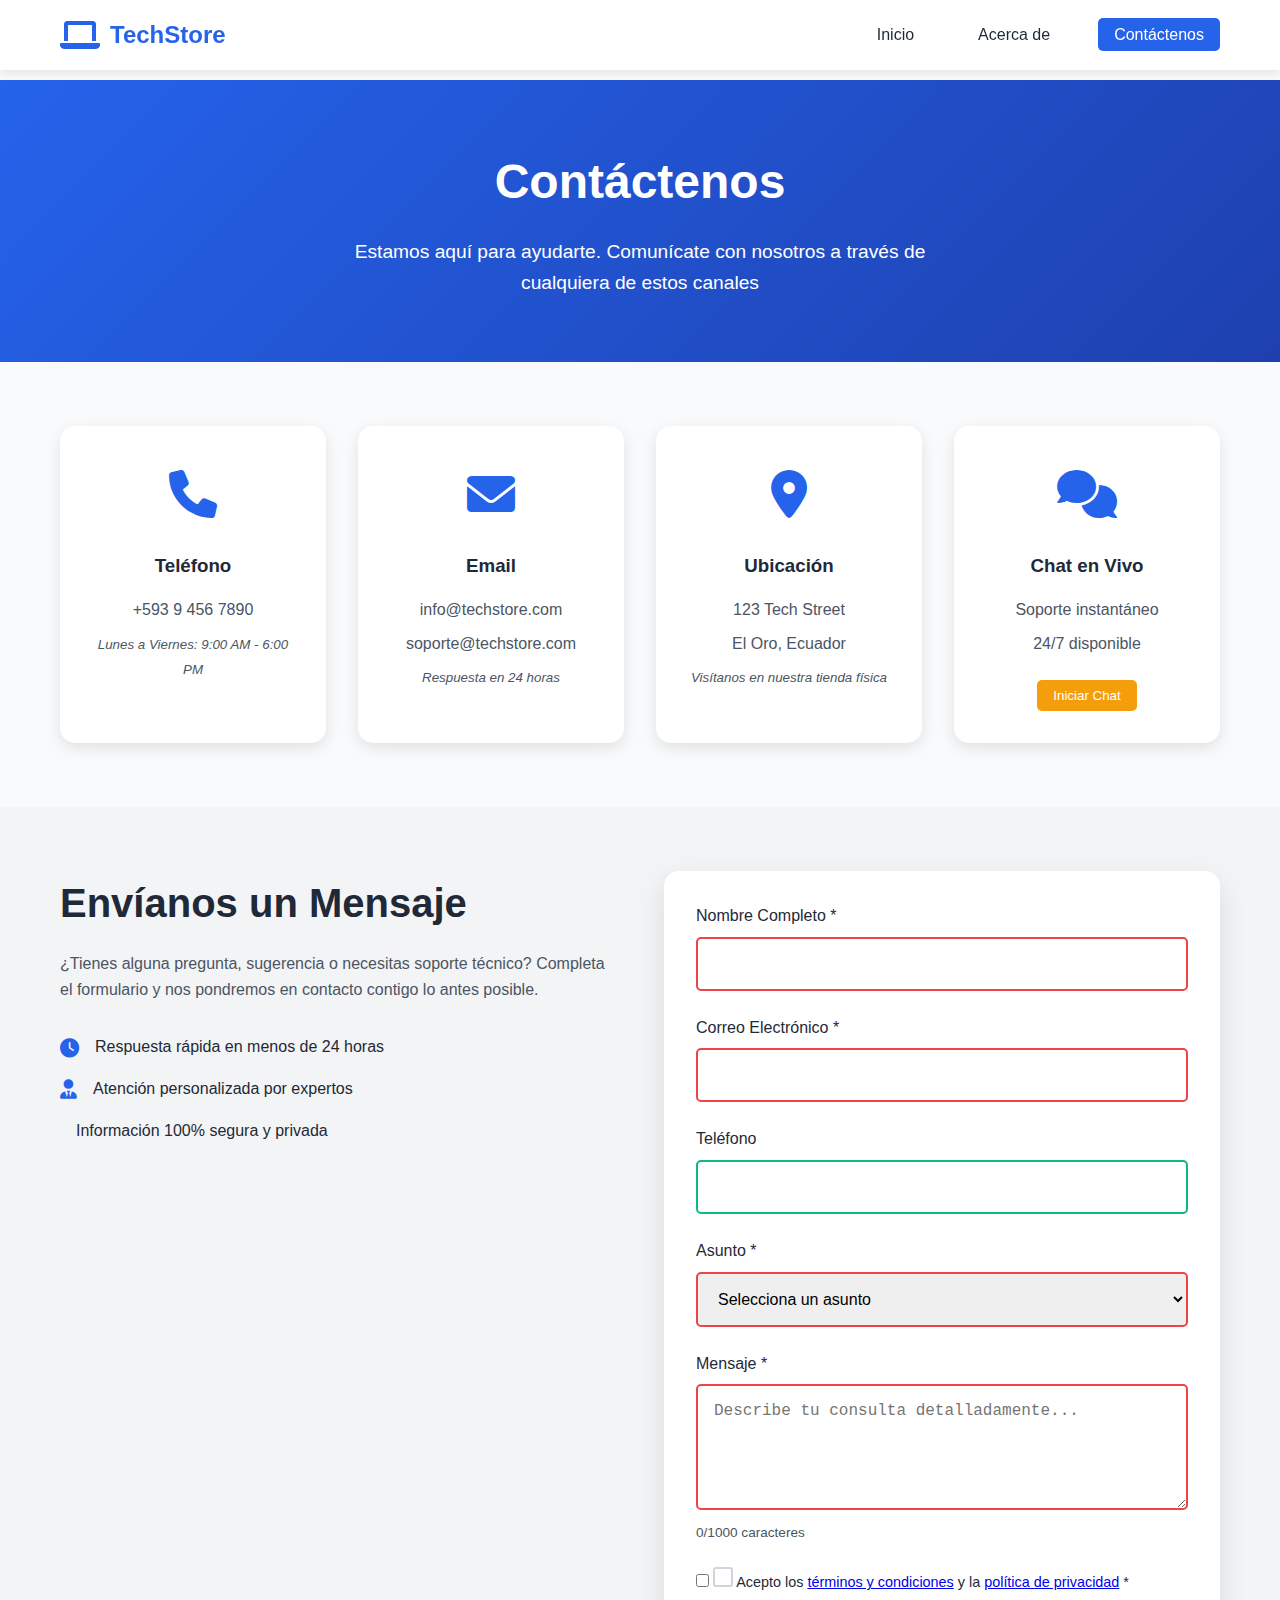
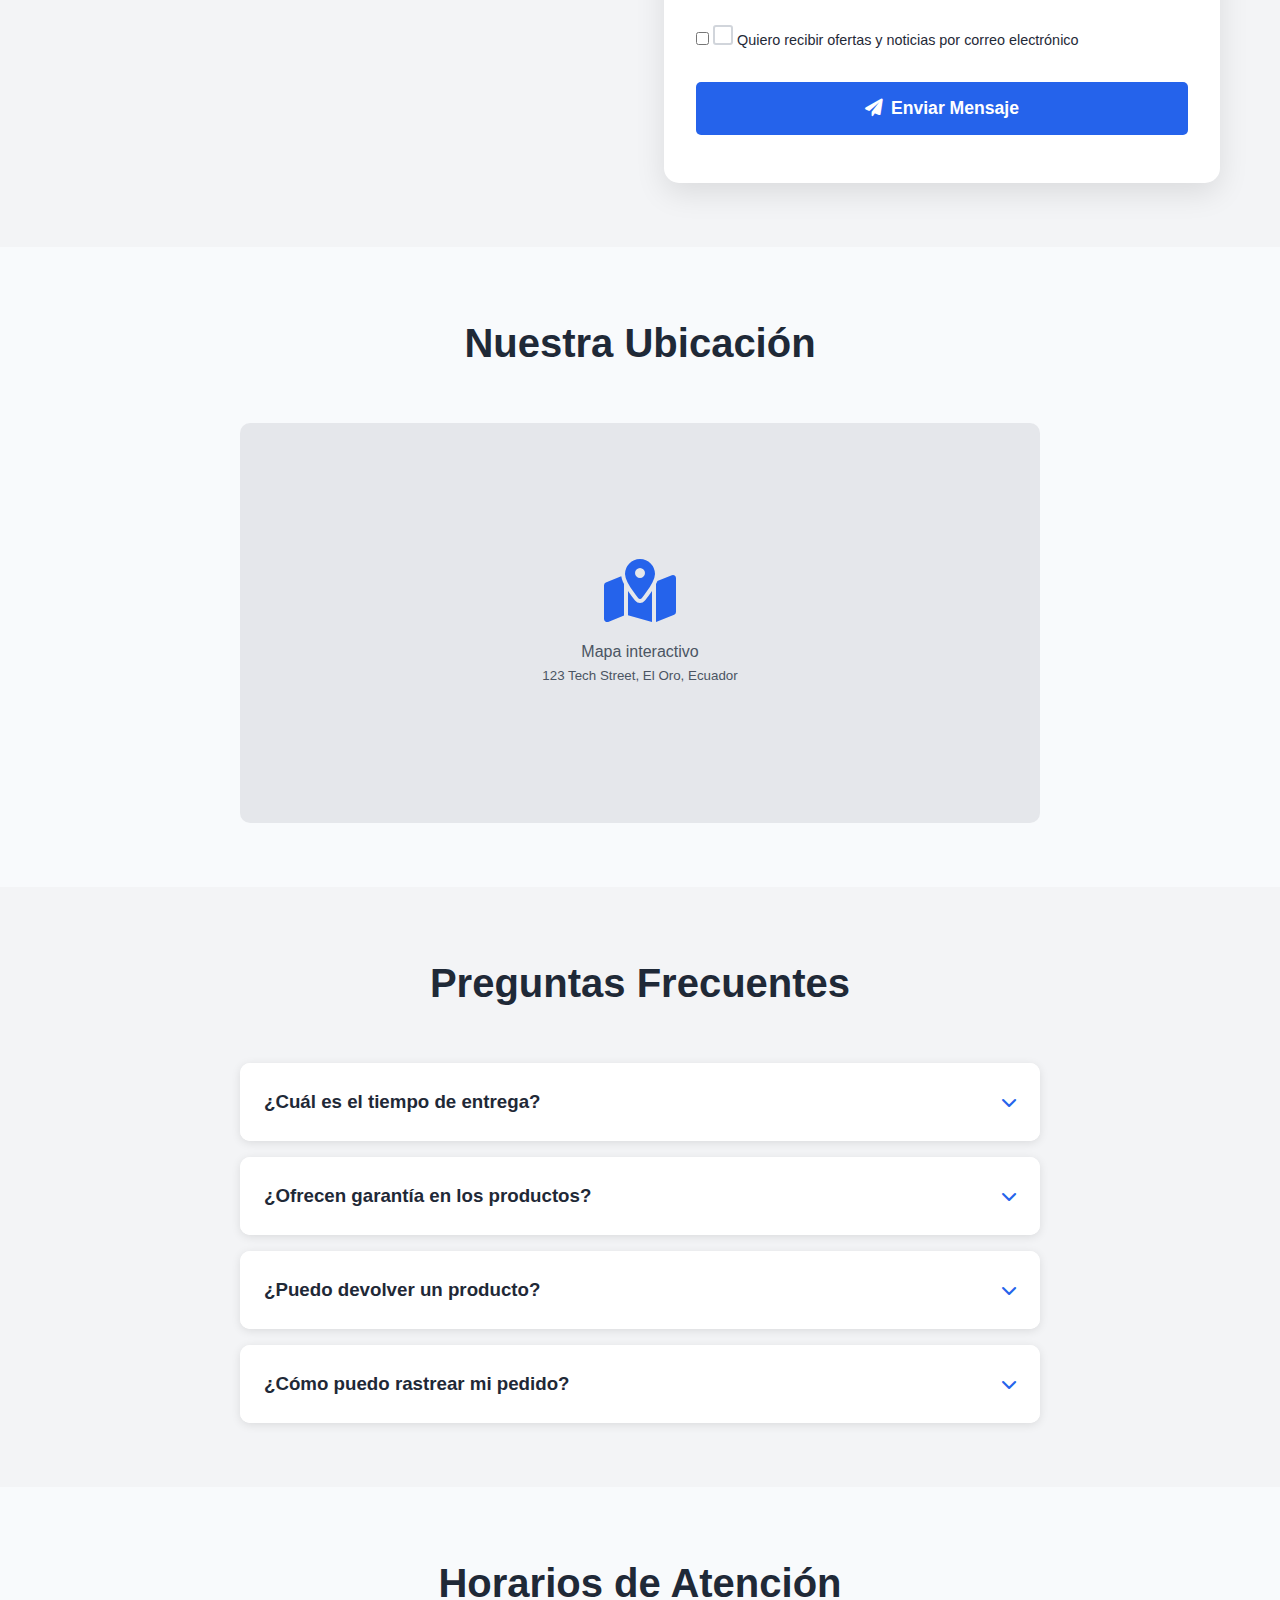
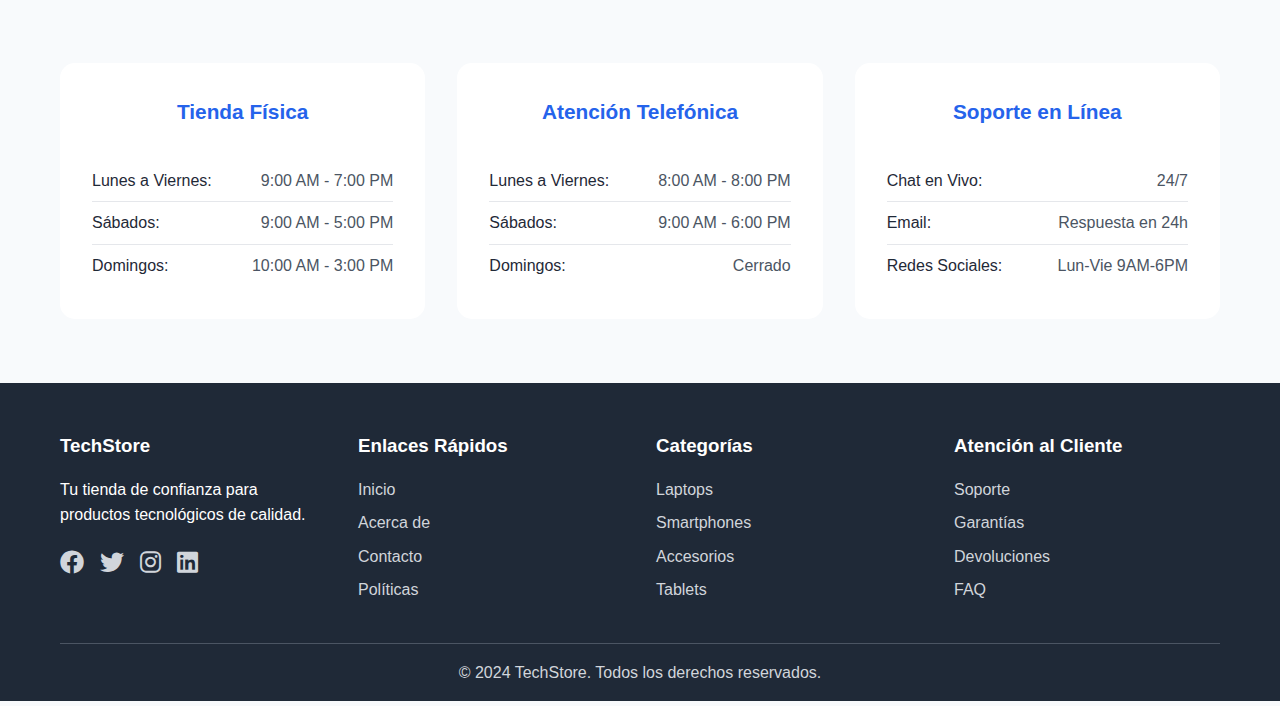
<file: contactos.html>
<!DOCTYPE html>
<html lang="es">
<head>
    <meta charset="UTF-8">
    <meta name="viewport" content="width=device-width, initial-scale=1.0">
    <title>Contáctenos - TechStore</title>
    <link rel="stylesheet" href="css/styles.css">
    <link href="https://cdnjs.cloudflare.com/ajax/libs/font-awesome/6.0.0/css/all.min.css" rel="stylesheet">
</head>
<body>
    <!-- Encabezado -->
    <header class="header">
        <div class="container">
            <div class="logo">
                <i class="fas fa-laptop"></i>
                <h1>TechStore</h1>
            </div>
            
            <!-- Menú de navegación -->
            <nav class="nav">
                <ul class="nav-menu">
                    <li><a href="index.html" class="nav-link">Inicio</a></li>
                    <li><a href="nosotros.html" class="nav-link">Acerca de</a></li>
                    <li><a href="contactos.html" class="nav-link active">Contáctenos</a></li>
                </ul>
                <div class="hamburger">
                    <span></span>
                    <span></span>
                    <span></span>
                </div>
            </nav>
        </div>
    </header>

    <!-- Hero Section -->
    <section class="hero-simple">
        <div class="container">
            <h1>Contáctenos</h1>
            <p>Estamos aquí para ayudarte. Comunícate con nosotros a través de cualquiera de estos canales</p>
        </div>
    </section>

    <!-- Información de Contacto -->
    <section class="contact-info">
        <div class="container">
            <div class="contact-grid">
                <div class="contact-card">
                    <div class="contact-icon">
                        <i class="fas fa-phone"></i>
                    </div>
                    <h3>Teléfono</h3>
                    <p>+593 9 456 7890</p>
                    <small>Lunes a Viernes: 9:00 AM - 6:00 PM</small>
                </div>
                
                <div class="contact-card">
                    <div class="contact-icon">
                        <i class="fas fa-envelope"></i>
                    </div>
                    <h3>Email</h3>
                    <p>info@techstore.com</p>
                    <p>soporte@techstore.com</p>
                    <small>Respuesta en 24 horas</small>
                </div>
                
                <div class="contact-card">
                    <div class="contact-icon">
                        <i class="fas fa-map-marker-alt"></i>
                    </div>
                    <h3>Ubicación</h3>
                    <p>123 Tech Street</p>
                    <p>El Oro, Ecuador</p>
                    <small>Visítanos en nuestra tienda física</small>
                </div>
                
                <div class="contact-card">
                    <div class="contact-icon">
                        <i class="fas fa-comments"></i>
                    </div>
                    <h3>Chat en Vivo</h3>
                    <p>Soporte instantáneo</p>
                    <p>24/7 disponible</p>
                    <button class="chat-btn">Iniciar Chat</button>
                </div>
            </div>
        </div>
    </section>

    <!-- Formulario de Contacto -->
    <section class="contact-form-section">
        <div class="container">
            <div class="form-grid">
                <div class="form-content">
                    <h2>Envíanos un Mensaje</h2>
                    <p>¿Tienes alguna pregunta, sugerencia o necesitas soporte técnico? Completa el formulario y nos pondremos en contacto contigo lo antes posible.</p>
                    
                    <div class="contact-benefits">
                        <div class="benefit-item">
                            <i class="fas fa-clock"></i>
                            <span>Respuesta rápida en menos de 24 horas</span>
                        </div>
                        <div class="benefit-item">
                            <i class="fas fa-user-tie"></i>
                            <span>Atención personalizada por expertos</span>
                        </div>
                        <div class="benefit-item">
                            <i class="fas fa-shield-check"></i>
                            <span>Información 100% segura y privada</span>
                        </div>
                    </div>
                </div>
                
                <div class="form-container">
                    <form class="contact-form" id="contactForm" novalidate>
                        <div class="form-group">
                            <label for="nombre">Nombre Completo *</label>
                            <input type="text" id="nombre" name="nombre" required minlength="2" maxlength="100">
                            <span class="error-text"></span>
                        </div>
                        
                        <div class="form-group">
                            <label for="email">Correo Electrónico *</label>
                            <input type="email" id="email" name="email" required>
                            <span class="error-text"></span>
                        </div>
                        
                        <div class="form-group">
                            <label for="telefono">Teléfono</label>
                            <input type="tel" id="telefono" name="telefono" pattern="[0-9+\-\s\(\)]+">
                            <span class="error-text"></span>
                        </div>
                        
                        <div class="form-group">
                            <label for="asunto">Asunto *</label>
                            <select id="asunto" name="asunto" required>
                                <option value="">Selecciona un asunto</option>
                                <option value="consulta-producto">Consulta sobre producto</option>
                                <option value="soporte-tecnico">Soporte técnico</option>
                                <option value="devoluciones">Devoluciones y cambios</option>
                                <option value="garantias">Garantías</option>
                                <option value="facturacion">Facturación</option>
                                <option value="sugerencias">Sugerencias</option>
                                <option value="otros">Otros</option>
                            </select>
                            <span class="error-text"></span>
                        </div>
                        
                        <div class="form-group">
                            <label for="mensaje">Mensaje *</label>
                            <textarea id="mensaje" name="mensaje" rows="5" required minlength="10" maxlength="1000" placeholder="Describe tu consulta detalladamente..."></textarea>
                            <span class="error-text"></span>
                            <small class="char-count">0/1000 caracteres</small>
                        </div>
                        
                        <div class="form-group checkbox-group">
                            <label class="checkbox-label">
                                <input type="checkbox" id="acepto-terminos" name="acepto-terminos" required>
                                <span class="checkmark"></span>
                                Acepto los <a href="#" target="_blank">términos y condiciones</a> y la <a href="#" target="_blank">política de privacidad</a> *
                            </label>
                            <span class="error-text"></span>
                        </div>
                        
                        <div class="form-group checkbox-group">
                            <label class="checkbox-label">
                                <input type="checkbox" id="acepto-newsletter" name="acepto-newsletter">
                                <span class="checkmark"></span>
                                Quiero recibir ofertas y noticias por correo electrónico
                            </label>
                        </div>
                        
                        <button type="submit" class="submit-btn">
                            <i class="fas fa-paper-plane"></i>
                            Enviar Mensaje
                        </button>
                        
                        <div class="form-messages">
                            <div class="success-message" id="successMessage"></div>
                            <div class="error-message" id="errorMessage"></div>
                        </div>
                    </form>
                </div>
            </div>
        </div>
    </section>

    <!-- Mapa -->
    <section class="map-section">
        <div class="container">
            <h2>Nuestra Ubicación</h2>
            <div class="map-container">
                <div class="map-placeholder">
                    <i class="fas fa-map-marked-alt"></i>
                    <p>Mapa interactivo</p>
                    <small>123 Tech Street, El Oro, Ecuador</small>
                </div>
                <!-- En un proyecto real, aquí integrarías Google Maps o similar -->
            </div>
        </div>
    </section>

    <!-- FAQ Rápidas -->
    <section class="faq-section">
        <div class="container">
            <h2>Preguntas Frecuentes</h2>
            <div class="faq-grid">
                <div class="faq-item">
                    <div class="faq-question">
                        <h3>¿Cuál es el tiempo de entrega?</h3>
                        <i class="fas fa-chevron-down"></i>
                    </div>
                    <div class="faq-answer">
                        <p>El tiempo de entrega estándar es de 3-5 días hábiles. Para envíos express, la entrega es en 1-2 días hábiles. Los tiempos pueden variar según la ubicación.</p>
                    </div>
                </div>
                
                <div class="faq-item">
                    <div class="faq-question">
                        <h3>¿Ofrecen garantía en los productos?</h3>
                        <i class="fas fa-chevron-down"></i>
                    </div>
                    <div class="faq-answer">
                        <p>Sí, todos nuestros productos incluyen garantía del fabricante. Además, ofrecemos garantía extendida opcional y soporte técnico especializado.</p>
                    </div>
                </div>
                
                <div class="faq-item">
                    <div class="faq-question">
                        <h3>¿Puedo devolver un producto?</h3>
                        <i class="fas fa-chevron-down"></i>
                    </div>
                    <div class="faq-answer">
                        <p>Tienes 30 días para devolver cualquier producto en perfecto estado. El proceso es simple y sin complicaciones. Consulta nuestra política de devoluciones.</p>
                    </div>
                </div>
                
                <div class="faq-item">
                    <div class="faq-question">
                        <h3>¿Cómo puedo rastrear mi pedido?</h3>
                        <i class="fas fa-chevron-down"></i>
                    </div>
                    <div class="faq-answer">
                        <p>Una vez que tu pedido sea enviado, recibirás un código de rastreo por email. Puedes seguir tu paquete en tiempo real en nuestra página web.</p>
                    </div>
                </div>
            </div>
        </div>
    </section>

    <!-- Horarios de Atención -->
    <section class="schedule-section">
        <div class="container">
            <h2>Horarios de Atención</h2>
            <div class="schedule-grid">
                <div class="schedule-card">
                    <h3>Tienda Física</h3>
                    <div class="schedule-item">
                        <span>Lunes a Viernes:</span>
                        <span>9:00 AM - 7:00 PM</span>
                    </div>
                    <div class="schedule-item">
                        <span>Sábados:</span>
                        <span>9:00 AM - 5:00 PM</span>
                    </div>
                    <div class="schedule-item">
                        <span>Domingos:</span>
                        <span>10:00 AM - 3:00 PM</span>
                    </div>
                </div>
                
                <div class="schedule-card">
                    <h3>Atención Telefónica</h3>
                    <div class="schedule-item">
                        <span>Lunes a Viernes:</span>
                        <span>8:00 AM - 8:00 PM</span>
                    </div>
                    <div class="schedule-item">
                        <span>Sábados:</span>
                        <span>9:00 AM - 6:00 PM</span>
                    </div>
                    <div class="schedule-item">
                        <span>Domingos:</span>
                        <span>Cerrado</span>
                    </div>
                </div>
                
                <div class="schedule-card">
                    <h3>Soporte en Línea</h3>
                    <div class="schedule-item">
                        <span>Chat en Vivo:</span>
                        <span>24/7</span>
                    </div>
                    <div class="schedule-item">
                        <span>Email:</span>
                        <span>Respuesta en 24h</span>
                    </div>
                    <div class="schedule-item">
                        <span>Redes Sociales:</span>
                        <span>Lun-Vie 9AM-6PM</span>
                    </div>
                </div>
            </div>
        </div>
    </section>

    <!-- Pie de página -->
    <footer class="footer">
        <div class="container">
            <div class="footer-content">
                <div class="footer-section">
                    <h3>TechStore</h3>
                    <p>Tu tienda de confianza para productos tecnológicos de calidad.</p>
                    <div class="social-icons">
                        <a href="#"><i class="fab fa-facebook"></i></a>
                        <a href="#"><i class="fab fa-twitter"></i></a>
                        <a href="#"><i class="fab fa-instagram"></i></a>
                        <a href="#"><i class="fab fa-linkedin"></i></a>
                    </div>
                </div>
                <div class="footer-section">
                    <h3>Enlaces Rápidos</h3>
                    <ul>
                        <li><a href="index.html">Inicio</a></li>
                        <li><a href="nosotros.html">Acerca de</a></li>
                        <li><a href="contactos.html">Contacto</a></li>
                        <li><a href="#">Políticas</a></li>
                    </ul>
                </div>
                <div class="footer-section">
                    <h3>Categorías</h3>
                    <ul>
                        <li><a href="#">Laptops</a></li>
                        <li><a href="#">Smartphones</a></li>
                        <li><a href="#">Accesorios</a></li>
                        <li><a href="#">Tablets</a></li>
                    </ul>
                </div>
                <div class="footer-section">
                    <h3>Atención al Cliente</h3>
                    <ul>
                        <li><a href="#">Soporte</a></li>
                        <li><a href="#">Garantías</a></li>
                        <li><a href="#">Devoluciones</a></li>
                        <li><a href="#">FAQ</a></li>
                    </ul>
                </div>
            </div>
            <div class="footer-bottom">
                <p>&copy; 2024 TechStore. Todos los derechos reservados.</p>
            </div>
        </div>
    </footer>

    <script src="js/script.js"></script>
    <script src="js/contact.js"></script>
</body>
</html>
</file>
<file: css/styles.css>
/* Reset y configuración base */
* {
    margin: 0;
    padding: 0;
    box-sizing: border-box;
}

:root {
    --primary-color: #2563eb;
    --secondary-color: #1e40af;
    --accent-color: #f59e0b;
    --text-color: #1f2937;
    --bg-color: #f8fafc;
    --white: #ffffff;
    --gray-100: #f3f4f6;
    --gray-200: #e5e7eb;
    --gray-300: #d1d5db;
    --gray-600: #4b5563;
    --gray-800: #1f2937;
    --success-color: #10b981;
    --error-color: #ef4444;
}

body {
    font-family: 'Segoe UI', Tahoma, Geneva, Verdana, sans-serif;
    line-height: 1.6;
    color: var(--text-color);
    background-color: var(--bg-color);
}

.container {
    max-width: 1200px;
    margin: 0 auto;
    padding: 0 20px;
}

/* Header y Navegación */
.header {
    background: var(--white);
    box-shadow: 0 2px 10px rgba(0,0,0,0.1);
    position: fixed;
    width: 100%;
    top: 0;
    z-index: 1000;
}

.header .container {
    display: flex;
    justify-content: space-between;
    align-items: center;
    padding: 1rem 20px;
}

.logo {
    display: flex;
    align-items: center;
    gap: 10px;
    color: var(--primary-color);
}

.logo i {
    font-size: 2rem;
}

.logo h1 {
    font-size: 1.5rem;
    font-weight: bold;
}

.nav-menu {
    display: flex;
    list-style: none;
    gap: 2rem;
}

.nav-link {
    text-decoration: none;
    color: var(--text-color);
    font-weight: 500;
    padding: 0.5rem 1rem;
    border-radius: 5px;
    transition: all 0.3s ease;
}

.nav-link:hover,
.nav-link.active {
    background-color: var(--primary-color);
    color: var(--white);
}

.hamburger {
    display: none;
    flex-direction: column;
    cursor: pointer;
}

.hamburger span {
    width: 25px;
    height: 3px;
    background: var(--text-color);
    margin: 3px 0;
    transition: 0.3s;
}

/* Hero Section */
.hero {
    margin-top: 80px;
    padding: 4rem 0;
    background: linear-gradient(135deg, var(--primary-color), var(--secondary-color));
    color: var(--white);
    overflow: hidden;
}

.hero .container {
    display: grid;
    grid-template-columns: 1fr 1fr;
    gap: 2rem;
    align-items: center;
}

.hero-content h2 {
    font-size: 3rem;
    margin-bottom: 1rem;
    animation: fadeInUp 1s ease;
}

.hero-content p {
    font-size: 1.2rem;
    margin-bottom: 2rem;
    animation: fadeInUp 1s ease 0.2s both;
}

.cta-btn {
    display: inline-block;
    padding: 1rem 2rem;
    background-color: var(--accent-color);
    color: var(--white);
    text-decoration: none;
    border-radius: 5px;
    font-weight: bold;
    transition: transform 0.3s ease;
    animation: fadeInUp 1s ease 0.4s both;
}

.cta-btn:hover {
    transform: translateY(-2px);
    box-shadow: 0 5px 15px rgba(0,0,0,0.2);
}

.hero-video {
    display: flex;
    justify-content: center;
    align-items: center;
}

.hero-video video {
    width: 100%;
    max-width: 500px;
    border-radius: 10px;
    box-shadow: 0 10px 30px rgba(0,0,0,0.3);
}

/* Buscador */
.search-section {
    padding: 2rem 0;
    background: var(--white);
}

.search-bar {
    display: flex;
    max-width: 600px;
    margin: 0 auto;
    box-shadow: 0 4px 15px rgba(0,0,0,0.1);
    border-radius: 50px;
    overflow: hidden;
}

.search-bar input {
    flex: 1;
    padding: 1rem 1.5rem;
    border: none;
    font-size: 1rem;
    outline: none;
}

.search-bar button {
    padding: 1rem 1.5rem;
    background: var(--primary-color);
    color: var(--white);
    border: none;
    cursor: pointer;
    transition: background 0.3s ease;
}

.search-bar button:hover {
    background: var(--secondary-color);
}

/* Productos */
.productos {
    padding: 4rem 0;
}

.productos h2 {
    text-align: center;
    font-size: 2.5rem;
    margin-bottom: 3rem;
    color: var(--text-color);
}

.productos-grid {
    display: grid;
    grid-template-columns: repeat(auto-fit, minmax(280px, 1fr));
    gap: 2rem;
}

.producto-card {
    background: var(--white);
    border-radius: 15px;
    overflow: hidden;
    box-shadow: 0 5px 15px rgba(0,0,0,0.1);
    transition: transform 0.3s ease, box-shadow 0.3s ease;
}

.producto-card:hover {
    transform: translateY(-5px);
    box-shadow: 0 15px 30px rgba(0,0,0,0.15);
}

.producto-card img {
    width: 100%;
    height: 200px;
    object-fit: cover;
}

.producto-info {
    padding: 1.5rem;
}

.producto-info h3 {
    font-size: 1.2rem;
    margin-bottom: 0.5rem;
    color: var(--text-color);
}

.precio {
    font-size: 1.5rem;
    font-weight: bold;
    color: var(--accent-color);
    margin-bottom: 1rem;
}

.descripcion {
    color: var(--gray-600);
    margin-bottom: 1.5rem;
    font-size: 0.9rem;
}

.btn-comprar {
    width: 100%;
    padding: 0.8rem;
    background: var(--primary-color);
    color: var(--white);
    border: none;
    border-radius: 5px;
    cursor: pointer;
    font-weight: bold;
    transition: background 0.3s ease;
}

.btn-comprar:hover {
    background: var(--secondary-color);
}

/* Video Section */
.video-section {
    background: var(--white);
    padding: 80px 0;
    text-align: center;
}

.video-section h2 {
    font-size: 2.5rem;
    margin-bottom: 1rem;
    color: var(--text-color);
}

.video-section p {
    font-size: 1.2rem;
    color: var(--gray-600);
    margin-bottom: 3rem;
}

.video-container {
    position: relative;
    width: 100%;
    max-width: 800px;
    margin: 0 auto 2rem;
    border-radius: 15px;
    overflow: hidden;
    box-shadow: 0 10px 30px rgba(0,0,0,0.2);
}

.video-container iframe {
    width: 100%;
    height: 400px;
    border: none;
    border-radius: 15px;
}

.video-controls {
    display: grid;
    grid-template-columns: repeat(auto-fit, minmax(300px, 1fr));
    gap: 2rem;
    margin-top: 2rem;
    max-width: 800px;
    margin-left: auto;
    margin-right: auto;
}

.video-control-group {
    background: var(--gray-100);
    padding: 1.5rem;
    border-radius: 10px;
    text-align: center;
}

.video-control-group h4 {
    margin-bottom: 1rem;
    color: var(--text-color);
    font-size: 1.1rem;
}

.video-input {
    padding: 12px 20px;
    border: 2px solid var(--gray-300);
    border-radius: 8px;
    font-size: 1rem;
    min-width: 300px;
    transition: border-color 0.3s ease;
}

.video-input:focus {
    outline: none;
    border-color: var(--primary-color);
}

.btn-video {
    background: var(--primary-color);
    color: var(--white);
    border: none;
    padding: 12px 24px;
    border-radius: 8px;
    font-size: 1rem;
    cursor: pointer;
    transition: background-color 0.3s ease;
}

.btn-video:hover {
    background: var(--secondary-color);
}

/* Responsive para video */
@media (max-width: 768px) {
    .video-container iframe {
        height: 250px;
    }
    
    .video-controls {
        grid-template-columns: 1fr;
        gap: 1rem;
    }
    
    .video-input {
        min-width: 250px;
    }
    
    .video-control-group {
        padding: 1rem;
    }
}

/* Newsletter */
.newsletter {
    padding: 3rem 0;
    background: var(--gray-100);
    text-align: center;
}

.newsletter h2 {
    margin-bottom: 2rem;
    color: var(--text-color);
}

.newsletter-form {
    display: flex;
    flex-wrap: wrap;
    gap: 1rem;
    justify-content: center;
    align-items: flex-start;
    max-width: 600px;
    margin: 0 auto;
}

.newsletter-form input {
    flex: 1;
    min-width: 200px;
    padding: 1rem;
    border: 2px solid var(--gray-300);
    border-radius: 5px;
    font-size: 1rem;
    outline: none;
    transition: border-color 0.3s ease;
}

.newsletter-form input:focus {
    border-color: var(--primary-color);
}

.newsletter-form input:invalid {
    border-color: var(--error-color);
}

.newsletter-form button {
    padding: 1rem 2rem;
    background: var(--primary-color);
    color: var(--white);
    border: none;
    border-radius: 5px;
    cursor: pointer;
    font-weight: bold;
    transition: background 0.3s ease;
}

.newsletter-form button:hover {
    background: var(--secondary-color);
}

.error-message {
    color: var(--error-color);
    font-size: 0.9rem;
    margin-top: 0.5rem;
    display: none;
    width: 100%;
}

.success-message {
    color: var(--success-color);
    font-size: 0.9rem;
    margin-top: 0.5rem;
    display: none;
    width: 100%;
}

/* Información de Contacto */
.info-contacto {
    padding: 3rem 0;
    background: var(--white);
}

.contacto-grid {
    display: grid;
    grid-template-columns: repeat(auto-fit, minmax(250px, 1fr));
    gap: 2rem;
}

.contacto-item {
    text-align: center;
    padding: 2rem;
    border-radius: 10px;
    background: var(--bg-color);
    transition: transform 0.3s ease;
}

.contacto-item:hover {
    transform: translateY(-5px);
}

.contacto-item i {
    font-size: 2.5rem;
    color: var(--primary-color);
    margin-bottom: 1rem;
}

.contacto-item h3 {
    margin-bottom: 0.5rem;
    color: var(--text-color);
}

.contacto-item p {
    color: var(--gray-600);
}

/* Footer */
.footer {
    background: var(--gray-800);
    color: var(--white);
    padding: 3rem 0 1rem;
}

.footer-content {
    display: grid;
    grid-template-columns: repeat(auto-fit, minmax(250px, 1fr));
    gap: 2rem;
    margin-bottom: 2rem;
}

.footer-section h3 {
    margin-bottom: 1rem;
    color: var(--white);
}

.footer-section ul {
    list-style: none;
}

.footer-section ul li {
    margin-bottom: 0.5rem;
}

.footer-section ul li a {
    color: var(--gray-300);
    text-decoration: none;
    transition: color 0.3s ease;
}

.footer-section ul li a:hover {
    color: var(--white);
}

.social-icons {
    display: flex;
    gap: 1rem;
    margin-top: 1rem;
}

.social-icons a {
    color: var(--gray-300);
    font-size: 1.5rem;
    transition: color 0.3s ease;
}

.social-icons a:hover {
    color: var(--white);
}

.footer-bottom {
    border-top: 1px solid var(--gray-600);
    padding-top: 1rem;
    text-align: center;
    color: var(--gray-300);
}

/* Animaciones */
@keyframes fadeInUp {
    from {
        opacity: 0;
        transform: translateY(30px);
    }
    to {
        opacity: 1;
        transform: translateY(0);
    }
}

/* Responsive Design */
@media (max-width: 768px) {
    .hamburger {
        display: flex;
    }

    .nav-menu {
        position: fixed;
        left: -100%;
        top: 70px;
        flex-direction: column;
        background-color: var(--white);
        width: 100%;
        text-align: center;
        transition: 0.3s;
        box-shadow: 0 10px 27px rgba(0, 0, 0, 0.05);
        padding: 2rem 0;
    }

    .nav-menu.active {
        left: 0;
    }

    .hero .container {
        grid-template-columns: 1fr;
        text-align: center;
    }

    .hero-content h2 {
        font-size: 2rem;
    }

    .newsletter-form {
        flex-direction: column;
        align-items: stretch;
    }

    .newsletter-form input,
    .newsletter-form button {
        width: 100%;
    }
}

@media (max-width: 480px) {
    .container {
        padding: 0 15px;
    }

    .hero-content h2 {
        font-size: 1.8rem;
    }

    .productos-grid {
        grid-template-columns: 1fr;
    }
}

/* Estilos adicionales para páginas específicas */

/* Hero Simple */
.hero-simple {
    margin-top: 80px;
    padding: 4rem 0;
    background: linear-gradient(135deg, var(--primary-color), var(--secondary-color));
    color: var(--white);
    text-align: center;
}

.hero-simple h1 {
    font-size: 3rem;
    margin-bottom: 1rem;
}

.hero-simple p {
    font-size: 1.2rem;
    max-width: 600px;
    margin: 0 auto;
}

/* Acerca de - Historia */
.historia {
    padding: 4rem 0;
}

.content-grid {
    display: grid;
    grid-template-columns: 1fr 1fr;
    gap: 3rem;
    align-items: center;
}

.text-content h2 {
    font-size: 2.5rem;
    margin-bottom: 2rem;
    color: var(--text-color);
}

.text-content p {
    margin-bottom: 1.5rem;
    color: var(--gray-600);
    line-height: 1.8;
}

.image-content img {
    width: 100%;
    border-radius: 10px;
    box-shadow: 0 10px 30px rgba(0,0,0,0.1);
}

/* Misión y Visión */
.mision-vision {
    padding: 4rem 0;
    background: var(--gray-100);
}

.cards-grid {
    display: grid;
    grid-template-columns: repeat(auto-fit, minmax(300px, 1fr));
    gap: 2rem;
}

.card {
    background: var(--white);
    padding: 2rem;
    border-radius: 15px;
    box-shadow: 0 5px 15px rgba(0,0,0,0.1);
    text-align: center;
    transition: transform 0.3s ease;
}

.card:hover {
    transform: translateY(-5px);
}

.card-icon {
    font-size: 3rem;
    color: var(--primary-color);
    margin-bottom: 1rem;
}

.card h3 {
    margin-bottom: 1rem;
    color: var(--text-color);
}

.card p {
    color: var(--gray-600);
    line-height: 1.6;
}

.card ul {
    list-style: none;
    color: var(--gray-600);
}

.card ul li {
    padding: 0.3rem 0;
    position: relative;
    padding-left: 1.5rem;
}

.card ul li::before {
    content: "✓";
    position: absolute;
    left: 0;
    color: var(--success-color);
    font-weight: bold;
}

/* Equipo */
.equipo {
    padding: 4rem 0;
}

.equipo h2 {
    text-align: center;
    font-size: 2.5rem;
    margin-bottom: 3rem;
    color: var(--text-color);
}

.team-grid {
    display: grid;
    grid-template-columns: repeat(auto-fit, minmax(250px, 1fr));
    gap: 2rem;
}

.team-member {
    background: var(--white);
    border-radius: 15px;
    padding: 2rem;
    text-align: center;
    box-shadow: 0 5px 15px rgba(0,0,0,0.1);
    transition: transform 0.3s ease;
}

.team-member:hover {
    transform: translateY(-5px);
}

.team-member img {
    width: 120px;
    height: 120px;
    border-radius: 50%;
    object-fit: cover;
    margin-bottom: 1rem;
}

.team-member h3 {
    margin-bottom: 0.5rem;
    color: var(--text-color);
}

.cargo {
    color: var(--primary-color);
    font-weight: bold;
    margin-bottom: 1rem;
}

.descripcion {
    color: var(--gray-600);
    font-size: 0.9rem;
    margin-bottom: 1.5rem;
}

.social-links {
    display: flex;
    justify-content: center;
    gap: 1rem;
}

.social-links a {
    color: var(--gray-600);
    font-size: 1.2rem;
    transition: color 0.3s ease;
}

.social-links a:hover {
    color: var(--primary-color);
}

/* Estadísticas */
.estadisticas {
    padding: 4rem 0;
    background: var(--primary-color);
    color: var(--white);
}

.estadisticas h2 {
    text-align: center;
    font-size: 2.5rem;
    margin-bottom: 3rem;
}

.stats-grid {
    display: grid;
    grid-template-columns: repeat(auto-fit, minmax(200px, 1fr));
    gap: 2rem;
}

.stat-item {
    text-align: center;
}

.stat-number {
    font-size: 3rem;
    font-weight: bold;
    margin-bottom: 0.5rem;
    color: var(--accent-color);
}

.stat-item p {
    font-size: 1.1rem;
}

/* Por qué elegirnos */
.por-que-elegirnos {
    padding: 4rem 0;
}

.por-que-elegirnos h2 {
    text-align: center;
    font-size: 2.5rem;
    margin-bottom: 3rem;
    color: var(--text-color);
}

.features-grid {
    display: grid;
    grid-template-columns: repeat(auto-fit, minmax(300px, 1fr));
    gap: 2rem;
}

.feature-item {
    text-align: center;
    padding: 2rem;
    border-radius: 10px;
    transition: transform 0.3s ease;
}

.feature-item:hover {
    transform: translateY(-5px);
    background: var(--gray-100);
}

.feature-item i {
    font-size: 3rem;
    color: var(--primary-color);
    margin-bottom: 1rem;
}

.feature-item h3 {
    margin-bottom: 1rem;
    color: var(--text-color);
}

.feature-item p {
    color: var(--gray-600);
}

/* CTA Section */
.cta-section {
    padding: 4rem 0;
    background: var(--gray-100);
    text-align: center;
}

.cta-content h2 {
    font-size: 2.5rem;
    margin-bottom: 1rem;
    color: var(--text-color);
}

.cta-content p {
    font-size: 1.2rem;
    margin-bottom: 2rem;
    color: var(--gray-600);
}

.cta-btn.secondary {
    background: var(--white);
    color: var(--primary-color);
    border: 2px solid var(--primary-color);
    margin-left: 1rem;
}

.cta-btn.secondary:hover {
    background: var(--primary-color);
    color: var(--white);
}

/* Contacto */
.contact-info {
    padding: 4rem 0;
}

.contact-grid {
    display: grid;
    grid-template-columns: repeat(auto-fit, minmax(250px, 1fr));
    gap: 2rem;
}

.contact-card {
    background: var(--white);
    padding: 2rem;
    border-radius: 15px;
    box-shadow: 0 5px 15px rgba(0,0,0,0.1);
    text-align: center;
    transition: transform 0.3s ease;
}

.contact-card:hover {
    transform: translateY(-5px);
}

.contact-icon {
    font-size: 3rem;
    color: var(--primary-color);
    margin-bottom: 1rem;
}

.contact-card h3 {
    margin-bottom: 1rem;
    color: var(--text-color);
}

.contact-card p {
    margin-bottom: 0.5rem;
    color: var(--gray-600);
}

.contact-card small {
    color: var(--gray-600);
    font-style: italic;
}

.chat-btn {
    background: var(--accent-color);
    color: var(--white);
    border: none;
    padding: 0.5rem 1rem;
    border-radius: 5px;
    cursor: pointer;
    margin-top: 1rem;
    transition: background 0.3s ease;
}

.chat-btn:hover {
    background: #d97706;
}

/* Formulario de Contacto */
.contact-form-section {
    padding: 4rem 0;
    background: var(--gray-100);
}

.form-grid {
    display: grid;
    grid-template-columns: 1fr 1fr;
    gap: 3rem;
    align-items: start;
}

.form-content h2 {
    font-size: 2.5rem;
    margin-bottom: 1rem;
    color: var(--text-color);
}

.form-content p {
    margin-bottom: 2rem;
    color: var(--gray-600);
    line-height: 1.6;
}

.contact-benefits {
    display: flex;
    flex-direction: column;
    gap: 1rem;
}

.benefit-item {
    display: flex;
    align-items: center;
    gap: 1rem;
}

.benefit-item i {
    color: var(--primary-color);
    font-size: 1.2rem;
}

.form-container {
    background: var(--white);
    padding: 2rem;
    border-radius: 15px;
    box-shadow: 0 10px 30px rgba(0,0,0,0.1);
}

.form-group {
    margin-bottom: 1.5rem;
}

.form-group label {
    display: block;
    margin-bottom: 0.5rem;
    color: var(--text-color);
    font-weight: 500;
}

.form-group input,
.form-group select,
.form-group textarea {
    width: 100%;
    padding: 1rem;
    border: 2px solid var(--gray-300);
    border-radius: 5px;
    font-size: 1rem;
    transition: border-color 0.3s ease;
    outline: none;
}

.form-group input:focus,
.form-group select:focus,
.form-group textarea:focus {
    border-color: var(--primary-color);
}

.form-group input:invalid,
.form-group select:invalid,
.form-group textarea:invalid {
    border-color: var(--error-color);
}

.form-group input:valid,
.form-group select:valid,
.form-group textarea:valid {
    border-color: var(--success-color);
}

.error-text {
    color: var(--error-color);
    font-size: 0.85rem;
    margin-top: 0.25rem;
    display: block;
}

.char-count {
    color: var(--gray-600);
    font-size: 0.85rem;
    margin-top: 0.25rem;
    display: block;
}

.checkbox-group {
    display: flex;
    align-items: flex-start;
    gap: 0.5rem;
}

.checkbox-label {
    display: flex;
    align-items: flex-start;
    gap: 0.5rem;
    cursor: pointer;
    font-size: 0.9rem;
    line-height: 1.4;
}

.checkbox-label input[type="checkbox"] {
    width: auto;
    margin: 0;
}

.checkmark {
    width: 20px;
    height: 20px;
    border: 2px solid var(--gray-300);
    border-radius: 3px;
    display: inline-block;
    position: relative;
    flex-shrink: 0;
}

.checkbox-label input[type="checkbox"]:checked + .checkmark {
    background: var(--primary-color);
    border-color: var(--primary-color);
}

.checkbox-label input[type="checkbox"]:checked + .checkmark::after {
    content: "✓";
    color: white;
    position: absolute;
    left: 3px;
    top: -2px;
    font-weight: bold;
    font-size: 14px;
}

.submit-btn {
    width: 100%;
    padding: 1rem 2rem;
    background: var(--primary-color);
    color: var(--white);
    border: none;
    border-radius: 5px;
    cursor: pointer;
    font-weight: bold;
    font-size: 1.1rem;
    transition: all 0.3s ease;
    display: flex;
    align-items: center;
    justify-content: center;
    gap: 0.5rem;
}

.submit-btn:hover {
    background: var(--secondary-color);
    transform: translateY(-2px);
}

.submit-btn:disabled {
    background: var(--gray-300);
    cursor: not-allowed;
    transform: none;
}

.form-messages {
    margin-top: 1rem;
}

/* Mapa */
.map-section {
    padding: 4rem 0;
}

.map-section h2 {
    text-align: center;
    font-size: 2.5rem;
    margin-bottom: 3rem;
    color: var(--text-color);
}

.map-container {
    max-width: 800px;
    margin: 0 auto;
}

.map-placeholder {
    height: 400px;
    background: var(--gray-200);
    border-radius: 10px;
    display: flex;
    flex-direction: column;
    align-items: center;
    justify-content: center;
    color: var(--gray-600);
}

.map-placeholder i {
    font-size: 4rem;
    margin-bottom: 1rem;
    color: var(--primary-color);
}

/* FAQ */
.faq-section {
    padding: 4rem 0;
    background: var(--gray-100);
}

.faq-section h2 {
    text-align: center;
    font-size: 2.5rem;
    margin-bottom: 3rem;
    color: var(--text-color);
}

.faq-grid {
    display: grid;
    gap: 1rem;
    max-width: 800px;
    margin: 0 auto;
}

.faq-item {
    background: var(--white);
    border-radius: 10px;
    overflow: hidden;
    box-shadow: 0 2px 10px rgba(0,0,0,0.1);
}

.faq-question {
    padding: 1.5rem;
    display: flex;
    justify-content: space-between;
    align-items: center;
    cursor: pointer;
    background: var(--white);
    transition: background 0.3s ease;
}

.faq-question:hover {
    background: var(--gray-100);
}

.faq-question h3 {
    margin: 0;
    color: var(--text-color);
}

.faq-question i {
    color: var(--primary-color);
    transition: transform 0.3s ease;
}

.faq-item.active .faq-question i {
    transform: rotate(180deg);
}

.faq-answer {
    padding: 0 1.5rem;
    max-height: 0;
    overflow: hidden;
    transition: all 0.3s ease;
}

.faq-item.active .faq-answer {
    padding: 1.5rem;
    max-height: 200px;
}

.faq-answer p {
    margin: 0;
    color: var(--gray-600);
    line-height: 1.6;
}

/* Horarios */
.schedule-section {
    padding: 4rem 0;
}

.schedule-section h2 {
    text-align: center;
    font-size: 2.5rem;
    margin-bottom: 3rem;
    color: var(--text-color);
}

.schedule-grid {
    display: grid;
    grid-template-columns: repeat(auto-fit, minmax(250px, 1fr));
    gap: 2rem;
}

.schedule-card {
    background: var(--white);
    padding: 2rem;
    border-radius: 15px;
    box-shadow: 0 5px 15px rgba(--0,0,0,0.1);
    transition: transform 0.3s ease;
}

.schedule-card:hover {
    transform: translateY(-5px);
}

.schedule-card h3 {
    text-align: center;
    margin-bottom: 2rem;
    color: var(--primary-color);
    font-size: 1.3rem;
}

.schedule-item {
    display: flex;
    justify-content: space-between;
    padding: 0.5rem 0;
    border-bottom: 1px solid var(--gray-200);
}

.schedule-item:last-child {
    border-bottom: none;
}

.schedule-item span:first-child {
    color: var(--text-color);
    font-weight: 500;
}

.schedule-item span:last-child {
    color: var(--gray-600);
}

/* Responsive adicional */
@media (max-width: 768px) {
    .content-grid,
    .form-grid {
        grid-template-columns: 1fr;
    }
    
    .hero-simple h1 {
        font-size: 2rem;
    }
    
    .text-content h2,
    .equipo h2,
    .estadisticas h2,
    .por-que-elegirnos h2,
    .cta-content h2,
    .map-section h2,
    .faq-section h2,
    .schedule-section h2 {
        font-size: 2rem;
    }
    
    .cta-btn.secondary {
        margin-left: 0;
        margin-top: 1rem;
    }
    
    .stat-number {
        font-size: 2.5rem;
    }
}
</file>
